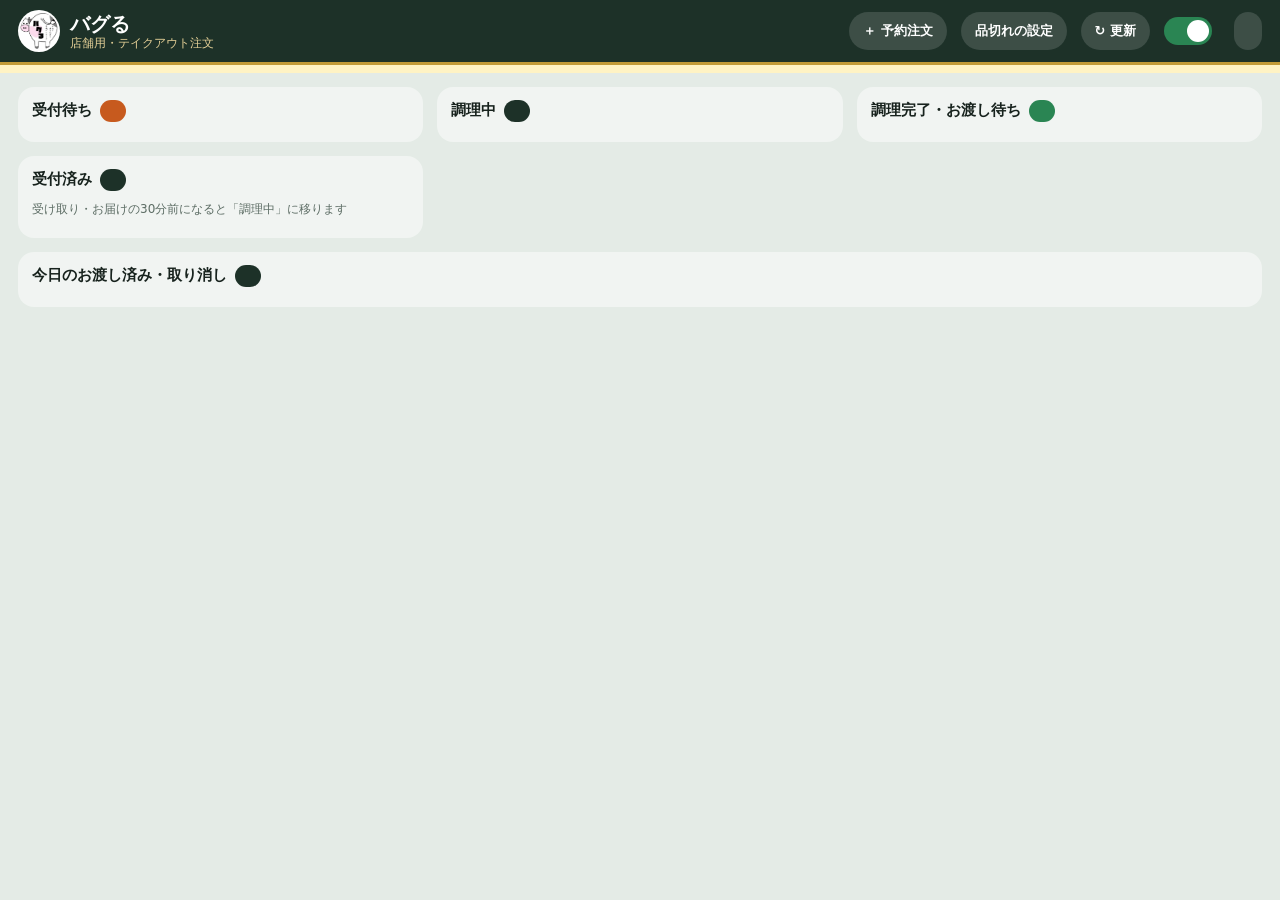
<file: index.html>
<!doctype html>
<html lang="ja">
<head>
<meta charset="utf-8">
<meta name="viewport" content="width=device-width, initial-scale=1">
<meta name="robots" content="noindex, nofollow">
<!-- お店用アプリの引っ越し（../お店用アプリの引っ越し.md）のあと、Order受付だけの公開先（◯◯.github.io/baguru-order/）の入口。order.html へ送るだけ。
     ★いまの公開先（公式アプリと同じ所）には出さない（道具/公開する.py の一覧に入っていない。出すと公式アプリの index.html を上書きする）。2026-11-05 引っ越しの準備 -->
<title>バグるOrder受付</title>
<script>location.replace('order.html' + location.search + location.hash);</script>
<meta http-equiv="refresh" content="0; url=order.html">
</head>
<body>
<p>お店の画面は <a href="order.html">order.html</a> です。</p>
</body>
</html>
</file>
<file: css/store.css>
/* =====================================================================
 *  お店の画面（タブレットを横にして使う想定。スマホでも1列で見られる）
 * ===================================================================== */

/* 色は、お店用のアイコン（深い緑の地に金）に合わせる。お客さまの公式アプリと、ひと目で見分けるため（2026-10-30 ko-dai さんの指示）。
   公式アプリは同じ日に、こげ茶・ピンクから、ホームページに寄せた炭の黒（#1f1916）・炭火の赤（#c7361d）・真鍮の金に変わった。緑の地なので今も見分けられる */
:root {
  --main: #1d3128;        /* 深い緑（上の帯・番号・ボタン）。アイコンの地の色 */
  --bg: #e4ebe6;          /* 画面の地（うすい緑がかった灰色） */
  --soft: #e6eee9;        /* 控えめなボタンの地 */
  --paper: #ffffff;
  --gold: #c29b38;        /* アイコンの金 */
  --gold-soft: #f4ecd4;
  --accent: #c75a1e;      /* 新しい注文・受け付ける（だいだい。目に入りやすく、白い字が読める濃さ） */
  --accent-soft: #fbe5d6;
  --ink: #17221d;
  --sub: #5d6d65;
  --line: #d3ddd6;
  --green: #2a8553;
  --green-soft: #e2f2e8;
  --blue: #2f6db3;
  --later: #5e3f96;       /* 明日より先の受け取り（カードの上の帯）。ほかの色と重ならない紫 */
  --red: #c23a3a;
  --red-soft: #fbe8e6;
}

* { box-sizing: border-box; }
body {
  margin: 0; background: var(--bg); color: var(--ink);
  font-family: "Hiragino Sans", "Hiragino Kaku Gothic ProN", "Noto Sans JP", "Yu Gothic", system-ui, sans-serif;
  font-size: 15px; line-height: 1.55;
}
button { font: inherit; cursor: pointer; border: 0; }
/* 続けて押したときに、画面が拡大されないようにする（2026-11-15 ko-dai さんの指示「連続で個数などをタップすると拡大されてしまうので、タップで拡大されるのを無くす」）。
   iPad・iPhone の Safari の「ダブルタップで拡大」を止める。2本指で広げる拡大と、上下に動かすのはそのまま（字が小さいときに使えるように）。
   ★窓（dialog）は画面のいちばん上に出るので、中の部品にも付ける */
html, body, button, input, select, textarea, label, a, dialog, .seg span, .p-tile { touch-action: manipulation; }

.s-top {
  position: sticky; top: 0; z-index: 10;
  display: flex; align-items: center; gap: 14px; flex-wrap: wrap;
  padding: calc(10px + env(safe-area-inset-top, 0px)) 18px 10px;
  background: var(--main); color: #fff; border-bottom: 3px solid var(--gold);
}
.s-brand { display: flex; align-items: center; gap: 10px; margin-right: auto; }
.s-brand img { width: 42px; height: 42px; border-radius: 50%; background: #fff; padding: 2px; object-fit: contain; }
.s-brand h1 { margin: 0; font-size: 20px; display: flex; flex-direction: column; line-height: 1.2; }
.s-brand small { font-size: 12px; font-weight: 500; color: #e3cf96; }
.s-accept { display: flex; align-items: center; gap: 8px; font-weight: 700; cursor: pointer; }
.s-accept input { position: absolute; opacity: 0; width: 1px; height: 1px; }
.s-accept:focus-within .sw { outline: 2px solid var(--gold); outline-offset: 2px; }
.sw { width: 48px; height: 28px; border-radius: 14px; background: var(--green); position: relative; transition: background .2s; }
.sw::after { content: ""; position: absolute; top: 3px; left: 23px; width: 22px; height: 22px; border-radius: 50%; background: #fff; transition: left .2s; }
.s-accept.off .sw { background: #7b8a82; }
.s-accept.off .sw::after { left: 3px; }
.s-accept.off span:last-child { color: #ffb3a8; }
.s-btn { height: 38px; padding: 0 14px; border-radius: 999px; background: rgba(255, 255, 255, .14); color: #fff; font-weight: 700; font-size: 13px; }
.s-btn.on { background: var(--gold); }
.s-btn.warn { background: var(--red); animation: blink 1s ease-in-out infinite; }
@keyframes blink { 50% { opacity: .55; } }

/* 即予約が入った知らせ（2026-11-06。予約ボードの帯と同じ色）。上の帯（s-top）の中のいちばん下に、横いっぱいで出す */
.quick-bar { flex-basis: 100%; order: 99; display: flex; align-items: center; gap: 12px; padding: 10px 12px; border-radius: 14px; background: #b5661c; color: #fff; box-shadow: 0 0 0 3px #f3c58f; }
.quick-bar[hidden] { display: none; }
.qb-mark { flex: none; width: 40px; height: 40px; border-radius: 50%; background: #fff; color: #b5661c; font-size: 22px; font-weight: 900; display: grid; place-items: center; animation: blink 1s ease-in-out infinite; }
.qb-text { flex: 1; min-width: 0; display: flex; flex-direction: column; line-height: 1.35; }
.qb-text b { font-size: 18px; }
.qb-text small { font-size: 12px; color: #fde9d3; }
.quick-bar button { flex: none; min-width: 96px; height: 48px; padding: 0 18px; border-radius: 24px; background: #fff; color: #b5661c; font-size: 18px; font-weight: 800; }
/* ネットからの当日の予約（2026-11-22）。即予約（オレンジ）と見分けられるよう紫 */
.quick-bar.rsv-bar { background: #6a4bb5; box-shadow: 0 0 0 3px #cbb8f0; }
.rsv-bar .qb-mark, .rsv-bar button { color: #6a4bb5; }
.rsv-bar .qb-text small { color: #ece4ff; }

/* 音を出せないあいだの「画面をタッチしてください」（画面いっぱい。どこを触っても音がオンになる。下のボタンは押されない） */
.sound-gate {
  position: fixed; inset: 0; z-index: 50; display: flex; flex-direction: column; align-items: center; justify-content: center; gap: 14px;
  background: rgba(18, 32, 25, .9); color: #fff; text-align: center; padding: 24px; line-height: 1.7;
}
.sound-gate[hidden] { display: none; }
.sound-gate .sg-icon { font-size: 72px; line-height: 1; animation: blink 1.2s ease-in-out infinite; }
.sound-gate b { font-size: clamp(20px, 6vw, 30px); }   /* スマホの幅でも1行に収める */
.sound-gate span:last-child { font-size: 15px; color: #d8e5dc; }

/* 上の細い帯：試作（黄）・受け口から読めている（緑）・読めない（赤。注文が届いていないかもしれない） */
.net-bar { font-size: 12px; text-align: center; padding: 4px 12px; }
.net-bar.demo { background: #fff3c4; color: #6b5200; }
.net-bar.ok { background: var(--green-soft); color: #1f6440; }
.net-bar.ng { background: var(--red); color: #fff; font-size: 14px; font-weight: 700; padding: 8px 12px; }

/* 合言葉の画面（受け口につないだとき。音の「画面をタッチ」より上に出す） */
.pin-gate {
  position: fixed; inset: 0; z-index: 60; display: flex; flex-direction: column; align-items: center; justify-content: center; gap: 12px;
  background: var(--main); color: #fff; text-align: center; padding: 24px;
}
.pin-gate[hidden] { display: none; }
.pin-gate img { width: 88px; height: 88px; border-radius: 22px; }
.pin-gate b { font-size: 22px; }
.pin-gate span { font-size: 14px; color: #d8e5dc; max-width: 26em; }
.pin-gate input { width: min(280px, 100%); height: 50px; border-radius: 12px; border: 2px solid var(--gold); padding: 0 14px; font: inherit; font-size: 20px; text-align: center; }
.pin-gate .b-main { flex: none; width: min(280px, 100%); background: var(--gold); color: var(--main); }
.pin-err { margin: 0; color: #ffb3a8; font-weight: 700; }
.pin-err[hidden], .pin-home[hidden] { display: none; }
.pin-home { margin-top: 8px; background: none; color: #e3cf96; font-weight: 700; text-decoration: underline; padding: 6px 10px; }

.board { display: grid; grid-template-columns: repeat(3, 1fr); gap: 14px; padding: 14px 18px; align-items: start; }
.col, .past, .booked { background: rgba(255, 255, 255, .45); border-radius: 16px; padding: 10px; }
.col h2, .past h2, .booked h2 { margin: 2px 4px 10px; font-size: 15px; display: flex; align-items: center; gap: 8px; }
.n { min-width: 26px; height: 22px; padding: 0 8px; border-radius: 11px; background: var(--main); color: #fff; font-size: 13px; display: grid; place-items: center; }
.col[data-col="new"] .n { background: var(--accent); }
.col[data-col="ready"] .n { background: var(--green); }
.list { display: flex; flex-direction: column; gap: 10px; }
.none { color: var(--sub); text-align: center; font-size: 13px; margin: 18px 0; }

/* 1列目：受付待ちと、その下に受付済み（2026-10-30 ko-dai さんの指示） */
.stack { display: flex; flex-direction: column; gap: 14px; min-width: 0; }
/* 受付済み（調理を始める前）。受け取りの30分前を過ぎると「調理中」に移る */
.booked h2 { flex-wrap: wrap; }
.booked h2 small { font-size: 12px; font-weight: 500; color: var(--sub); }

.past { margin: 0 18px 30px; }
.past .list { display: grid; grid-template-columns: repeat(auto-fill, minmax(280px, 1fr)); }
.past .card { opacity: .75; }

.card { background: var(--paper); border-radius: 14px; padding: 12px 14px; border: 2px solid transparent; box-shadow: 0 1px 2px rgba(15, 40, 28, .1); }
.card.fresh { border-color: var(--accent); animation: glow 1s ease-in-out 4; }
/* 受付済みから調理中に移ったばかりの注文（「調理開始」の札と一緒に、1分のあいだ光る） */
.card.cook-now { border-color: var(--gold); animation: cook-glow 1.2s ease-in-out infinite; }
@keyframes cook-glow { 50% { background: var(--gold-soft); } }
/* カードのいちばん上の帯：本日の受け取りか、明日より先か（2026-10-30 ko-dai さんの指示。注文が入ったときに、ひと目でわかるように）。
   明日より先は、すぐ作らない注文なので、濃い紫で目立たせる */
.c-day { margin: -12px -14px 10px; padding: 5px 14px; border-radius: 12px 12px 0 0; font-size: 15px; font-weight: 800; letter-spacing: .02em; }
.c-day.today { background: var(--green-soft); color: #1f6440; }
.c-day.later { background: var(--later); color: #fff; }
.card.late .c-time em { background: var(--red); color: #fff; }
@keyframes glow { 50% { background: var(--accent-soft); } }
.c-top { display: flex; align-items: center; gap: 12px; }
.c-no { font-size: 30px; font-weight: 800; color: var(--main); letter-spacing: .04em; font-variant-numeric: tabular-nums; }
.c-time { margin-left: auto; text-align: right; display: flex; flex-direction: column; line-height: 1.25; }
.c-time small { color: var(--sub); font-size: 12px; }
.c-time b { font-size: 24px; font-variant-numeric: tabular-nums; }
.c-time em { font-style: normal; font-size: 12px; font-weight: 700; align-self: flex-end; background: var(--gold-soft); color: #8a6418; padding: 0 8px; border-radius: 999px; }
.c-who { display: flex; align-items: baseline; justify-content: space-between; gap: 8px; margin: 6px 0 8px; padding-bottom: 8px; border-bottom: 1px dashed var(--line); }
.c-who a { color: var(--blue); font-size: 14px; }
.c-lines { list-style: none; margin: 0; padding: 0; }
.c-lines li { display: grid; grid-template-columns: 1fr auto; padding: 4px 0; }
.c-lines .q { font-weight: 800; font-size: 17px; color: var(--accent); }
/* お客様が選んだもの（ご飯大盛り・セットなど）。作る人が見落とさないよう、1つずつ枠に入れて太く出す（2026-11-01 ko-dai さんの指示） */
.c-opts { grid-column: 1 / -1; display: flex; flex-wrap: wrap; gap: 4px; margin-top: 4px; }
.c-opts span { padding: 1px 8px; border-radius: 7px; border: 1.5px solid var(--main); background: var(--soft); color: var(--main); font-size: 15px; font-weight: 800; line-height: 1.45; }
/* カトラリーの有無（2026-11-01 ko-dai さんの指示）。付ける＝濃い緑の地、付けない＝赤の枠。入れ間違えないよう、1行まるごと使う */
.c-cut { margin: 8px 0 0; padding: 6px 10px; border-radius: 8px; font-size: 15px; font-weight: 800; text-align: center; }
.c-cut.yes { background: var(--main); color: #fff; }
.c-cut.no { background: var(--red-soft); color: var(--red); border: 2px solid var(--red); }
.c-memo { margin: 8px 0 0; padding: 6px 10px; border-radius: 8px; background: var(--gold-soft); font-size: 13.5px; font-weight: 600; }
.c-sum { display: flex; justify-content: space-between; align-items: baseline; margin-top: 8px; padding-top: 8px; border-top: 1px solid var(--line); }
.c-sum span { font-size: 12px; color: var(--sub); }
.c-sum b { font-size: 18px; }
.c-cancel { margin: 8px 0 0; color: var(--red); font-weight: 700; font-size: 13px; }
.c-check { margin: 8px 0 0; padding: 6px 10px; border-radius: 8px; background: var(--red); color: #fff; font-size: 14px; font-weight: 800; }   /* 値段・食数がメニューと合わない注文 */
.c-msg { margin: 8px 0 0; padding: 6px 10px; border-radius: 8px; background: var(--green-soft); font-size: 13px; }
.c-btns { display: flex; flex-wrap: wrap; gap: 8px; margin-top: 10px; }
.c-btns:empty { display: none; }
.c-btns button { white-space: nowrap; }   /* 「調理完了」などの字を2行に割らない（2026-11-02 ko-dai さんの指示）。入りきらないときは、大きいボタンが下の段に回る */
.b-main { flex: 1; height: 46px; border-radius: 12px; color: #fff; font-weight: 800; font-size: 16px; background: var(--main); }
.b-accepted { background: var(--accent); }
.b-ready { background: var(--green); }
.b-done { background: var(--main); }
.b-sub { height: 46px; padding: 0 14px; border-radius: 12px; background: var(--soft); color: var(--main); font-weight: 700; }
.b-sub.danger { color: var(--red); background: var(--red-soft); }
.b-main:disabled, .b-sub:disabled { opacity: .5; cursor: default; }
.b-decline { background: var(--red); }
/* 予約注文の「内容を直す」（2026-11-15）。★1行に収める（ko-dai さんの指示。前の「✎ 内容を直す（配達に変えるなど）」は iPad で2行になった）。
   字は「✎ 内容を直す・配達に変える」（配達の注文は「✎ 内容を直す」）。それでも入らない狭い画面では字を小さくし、最後は「…」で切る */
.b-edit { width: 100%; height: 40px; margin-top: 8px; padding: 0 8px; border-radius: 10px; background: #e7eefb; color: #2f5fa3; font-weight: 800; white-space: nowrap; overflow: hidden; text-overflow: ellipsis; }
@media (min-width: 901px) and (max-width: 1100px) { .b-edit { font-size: 14px; } }
.b-time { width: 100%; height: 42px; margin-top: 8px; border-radius: 10px; background: var(--gold-soft); color: #6b4e10; font-weight: 800; }   /* できしだいの注文の、時間の調整 */

/* 配達・大量注文の申請 */
.reqs { margin: 14px 18px 0; padding: 10px; border-radius: 16px; background: #e7eefb; border: 2px solid #9fb8e3; }
.reqs h2 { margin: 2px 4px 10px; font-size: 15px; display: flex; align-items: center; gap: 8px; flex-wrap: wrap; color: #2f5fa3; }
.reqs h2 small { font-size: 12px; font-weight: 500; color: var(--sub); }
.reqs .list { display: grid; grid-template-columns: repeat(auto-fill, minmax(300px, 1fr)); gap: 10px; }
.c-time b i { font-style: normal; font-size: 13px; margin-left: 2px; }
.c-tags { display: flex; gap: 6px; flex-wrap: wrap; margin-top: 6px; }
.c-kind { white-space: nowrap; align-self: center; font-size: 12px; font-weight: 800; padding: 2px 10px; border-radius: 999px; background: #e7eefb; color: #2f5fa3; }
.c-kind.k-delivery { background: #2f5fa3; color: #fff; }
.c-kind.k-asap { background: var(--gold-soft); color: #8a6418; }
.c-kind.k-ask { background: var(--red-soft); color: var(--red); }
.c-addr { margin: 8px 0 0; padding: 6px 10px; border-radius: 8px; background: #eef3fb; font-size: 13.5px; font-weight: 600; }
.c-addr a { margin-left: 8px; color: var(--blue); font-weight: 700; }
.b-approve { background: #2f5fa3; }
.c-kind.k-route { background: var(--gold-soft); color: #6b4e10; }   /* 電話・店頭で入れた注文 */
.c-kind.k-cook { background: var(--gold); color: var(--main); }     /* 受付済みから調理中に移ったばかり */

/* 窓（申請の返事・電話の注文） */
.dlg { width: min(440px, calc(100% - 32px)); max-height: calc(100% - 32px); border: 0; border-radius: 18px; padding: 18px; color: var(--ink); background: var(--paper); }
.dlg.wide { width: min(620px, calc(100% - 32px)); }
.dlg::backdrop { background: rgba(18, 32, 25, .55); }
.dlg h3 { margin: 0 0 6px; font-size: 18px; color: var(--main); }
.f-note { margin: 0 0 12px; color: var(--sub); font-size: 13.5px; }
.f-note[hidden] { display: none; }
.f-field { display: flex; flex-direction: column; gap: 4px; margin: 0 0 12px; font-size: 13px; font-weight: 700; }
.f-field[hidden] { display: none; }
.f-field small { font-weight: 500; color: var(--sub); font-size: 12px; }
.dlg input:not([type=radio]):not([type=checkbox]), .dlg select, .dlg textarea {
  font: inherit; font-size: 16px; font-weight: 500; padding: 8px 10px; border-radius: 10px; border: 1px solid var(--line); background: #fff; color: var(--ink); width: 100%;
}
.dlg textarea { resize: vertical; }
.f-grid { display: grid; grid-template-columns: 1fr 1fr; gap: 0 12px; }
.f-grid[hidden] { display: none; }
.seg { display: flex; gap: 6px; margin: 0 0 12px; }
.seg label { flex: 1; }
.seg input { position: absolute; opacity: 0; width: 1px; height: 1px; }
.seg span { display: block; text-align: center; padding: 8px 6px; border-radius: 10px; background: var(--soft); color: var(--main); font-weight: 700; cursor: pointer; }
.seg input:checked + span { background: var(--main); color: #fff; }
.seg input:focus-visible + span { outline: 2px solid var(--gold); outline-offset: 2px; }
.f-item { border: 1px solid var(--line); border-radius: 12px; padding: 8px 12px 12px; margin: 0 0 10px; }
.f-item legend { font-size: 13px; font-weight: 700; padding: 0 4px; }
.f-opt { display: flex; flex-direction: column; gap: 4px; margin-top: 8px; font-size: 13px; font-weight: 700; }
.f-checks { display: flex; flex-wrap: wrap; gap: 4px 14px; font-weight: 500; font-size: 14px; }
.f-checks label { display: flex; align-items: center; gap: 4px; }
.f-add { display: flex; align-items: center; gap: 10px; margin-top: 10px; }
.f-qty { display: flex; align-items: center; gap: 8px; font-size: 13px; font-weight: 700; }
/* ＋と−のボタン（2026-11-15 ko-dai さんの指示。予約注文の窓の数・追加カラアゲの数・入れた品物の数） */
.qty-step { display: inline-flex; align-items: center; gap: 6px; }
.st-btn { flex: none; width: 44px; height: 44px; border-radius: 50%; background: var(--main); color: #fff; font-size: 24px; font-weight: 800; line-height: 1; display: grid; place-items: center; }
.st-btn:disabled { background: var(--line); cursor: default; }
.st-btn.sm { width: 34px; height: 34px; font-size: 20px; }
.dlg .f-qty input { width: 58px; padding: 6px 4px; text-align: center; font-size: 20px; font-weight: 800; -moz-appearance: textfield; appearance: textfield; }
.dlg .f-qty input::-webkit-inner-spin-button, .dlg .f-qty input::-webkit-outer-spin-button { -webkit-appearance: none; margin: 0; }
.st-val { min-width: 128px; text-align: center; font-size: 15px; font-weight: 800; }
.p-q { display: inline-flex; align-items: center; gap: 6px; }
#pCutSeg { margin-bottom: 8px; }
/* 予約注文の配達（2026-11-15 ko-dai さんの指示） */
#pKindSeg { margin-bottom: 14px; }
#pKindSeg span { padding: 12px 6px; font-size: 16px; }
#pKindSeg input[value="delivery"]:checked + span { background: #2f5fa3; }
#pDeliv { margin: 0 0 12px; padding: 10px 12px 2px; border-radius: 12px; background: #eef4fc; border: 1.5px solid #9fb8e3; }
#pDeliv[hidden] { display: none; }
#pRcptSeg { margin-bottom: 8px; }
#pFeeSeg { margin-bottom: 8px; }
/* 予約注文の時刻：「時」と「分（5分きざみ）」（2026-11-20） */
.hm-pick { display: flex; align-items: center; gap: 6px; }
.dlg .hm-pick select { flex: 1; min-width: 0; }
.hm-pick b { font-size: 18px; }
#pFeeRow { margin-bottom: 12px; }
.dlg .f-qty #pFeeN { width: 96px; }
.fee-sum { margin: -6px 0 12px; text-align: right; color: #2f5fa3; font-weight: 700; }
.fee-sum[hidden] { display: none; }
.rcpt-row { display: flex; align-items: center; gap: 10px; flex-wrap: wrap; }
.rcpt-row[hidden] { display: none; }
.rcpt-row input[type=text], .dlg .rcpt-row #pRcptTo { flex: 1 1 200px; width: auto; }
.dlg .rcpt-row #pRcptTo:disabled { background: var(--soft); color: var(--sub); }
.rcpt-later { display: flex; align-items: center; gap: 6px; font-weight: 700; font-size: 14px; white-space: nowrap; }
.rcpt-later input { width: 20px; height: 20px; }
/* 配達の注文のカード（2026-11-15 ko-dai さんの指示「受付済みに入ったとき色分けと配達の文字が入るように」）。どの列でも、青みの地と左の青い線 */
.card.is-delivery { background: #eef4fc; box-shadow: inset 6px 0 0 #2f5fa3, 0 1px 2px rgba(15, 40, 28, .1); }
.c-rcpt { margin: 8px 0 0; padding: 5px 10px; border-radius: 8px; background: #fff8e6; color: #6b4e10; font-size: 13.5px; font-weight: 700; }
.c-rcpt.no { background: var(--soft); color: var(--sub); font-weight: 600; }
/* 予約注文の品物のボタン（2026-11-15 ko-dai さんの指示。USEN のハンディのように）。右上の丸は入れた数、「›」はサブメニューが出る品物 */
.dlg.p-dlg { width: min(900px, calc(100% - 24px)); }
.p-tiles { display: flex; flex-direction: column; gap: 10px; }
.p-cat h5 { margin: 0 0 5px; font-size: 12px; color: var(--sub); }
.p-grid { display: grid; grid-template-columns: repeat(auto-fill, minmax(118px, 1fr)); gap: 8px; }
.p-tile { position: relative; min-height: 66px; padding: 8px 18px 8px 8px; border-radius: 10px; background: #fff; border: 1.5px solid var(--line); color: var(--ink); font-size: 14px; font-weight: 800; line-height: 1.3; display: flex; flex-direction: column; align-items: center; justify-content: center; gap: 2px; text-align: center; }
.p-tile b { font-weight: 800; }
.p-tile small { font-size: 12px; font-weight: 600; color: var(--sub); }
.p-tile .more { position: absolute; right: 6px; top: 50%; transform: translateY(-50%); font-style: normal; font-size: 22px; color: var(--sub); }
.p-tile .badge { position: absolute; top: -8px; right: -6px; min-width: 26px; height: 26px; padding: 0 7px; border-radius: 13px; background: var(--accent); color: #fff; font-style: normal; font-size: 14px; font-weight: 800; display: grid; place-items: center; }
.p-tile.has { border-color: var(--accent); background: var(--accent-soft); }
.p-tile.sold { background: var(--soft); color: var(--sub); cursor: default; }
.p-tile.sold b { text-decoration: line-through; }
.p-tile:active:not(:disabled) { transform: scale(.97); }
/* サブメニューの選ぶもの（ボタン） */
.opt-seg { flex-wrap: wrap; margin: 0; }
.opt-seg label { flex: 1 1 auto; min-width: 96px; }
.opt-seg span { padding: 10px 8px; line-height: 1.3; }
.opt-seg small { display: block; font-size: 11.5px; font-weight: 600; opacity: .85; }
.opt-seg input:disabled + span { opacity: .45; cursor: default; text-decoration: line-through; }
.sub-qty { margin: 14px 0 12px; }
.f-qty[hidden] { display: none; }
.f-add .b-sub { flex: 1; background: var(--main); color: #fff; }
.p-lines { list-style: none; margin: 0 0 6px; padding: 0; }
.p-lines li { display: grid; grid-template-columns: 1fr auto auto auto; align-items: center; gap: 2px 10px; padding: 6px 0; border-bottom: 1px dashed var(--line); }
.p-lines li.none { display: block; color: var(--sub); text-align: center; font-size: 13px; border: 0; }
.p-lines .q { font-weight: 800; color: var(--accent); }
.p-lines small { grid-column: 1 / -1; color: var(--sub); font-size: 13px; }
.p-del { width: 32px; height: 32px; border-radius: 50%; background: var(--red-soft); color: var(--red); font-weight: 800; }
.f-total { display: flex; justify-content: space-between; align-items: baseline; margin: 0 0 12px; }
.f-total span { font-size: 12px; color: var(--sub); }
.f-total b { font-size: 20px; }
.dlg-err { margin: 0 0 10px; padding: 8px 10px; border-radius: 10px; background: var(--red-soft); color: var(--red); font-weight: 700; font-size: 13.5px; }
.dlg-err[hidden] { display: none; }
.dlg-btns { display: flex; gap: 8px; }

/* 品切れの設定（2026-11-08）。上のボタンは、品切れにしているものがあると赤くなる */
.s-btn.sold-on { background: var(--red); }
.sold-list { display: flex; flex-direction: column; gap: 14px; margin: 0 0 12px; }
.sold-sec h4 { margin: 0 0 6px; font-size: 14px; color: var(--main); }
.sold-rows { display: grid; grid-template-columns: repeat(auto-fill, minmax(250px, 1fr)); gap: 6px; }
.sold-row { display: flex; align-items: center; justify-content: space-between; gap: 8px; min-height: 48px; padding: 6px 8px 6px 12px; border-radius: 12px; background: var(--soft); color: var(--ink); text-align: left; font-weight: 700; line-height: 1.35; }
.sold-row b { flex: none; padding: 4px 12px; border-radius: 999px; background: #fff; color: var(--green); border: 2px solid var(--green); font-size: 13px; }
.sold-row.out { background: var(--red-soft); color: var(--red); }
.sold-row.out b { background: var(--red); color: #fff; border-color: var(--red); }
.sold-row:disabled { opacity: .6; cursor: default; }

/* できあがり時間の調整 */
.t-at { margin: 0 0 12px; text-align: center; }
.t-at b { font-size: 46px; line-height: 1.1; color: var(--main); font-variant-numeric: tabular-nums; }
.t-at span { margin-left: 2px; font-size: 18px; font-weight: 700; }
.t-at small { display: block; color: var(--sub); font-size: 14px; }
.t-btns { display: grid; grid-template-columns: repeat(3, 1fr); gap: 6px; margin: 0 0 12px; }
.t-btns button { height: 48px; border-radius: 10px; background: var(--soft); color: var(--main); font-weight: 800; font-size: 17px; font-variant-numeric: tabular-nums; }
.t-btns button:disabled { opacity: .4; cursor: default; }

@media (max-width: 520px) {
  .f-grid { grid-template-columns: 1fr; }
  /* 即予約の帯：スマホでは小さめに（上の帯は止まったままなので、下の注文が見える場所を残す） */
  .quick-bar { gap: 8px; padding: 8px 10px; }
  .qb-mark { width: 32px; height: 32px; font-size: 18px; }
  .qb-text b { font-size: 15px; }
  .qb-text small { font-size: 11px; }
  .quick-bar button { min-width: 64px; height: 42px; padding: 0 12px; font-size: 16px; }
}

@media (max-width: 900px) {
  .board { grid-template-columns: 1fr; }
  .s-brand { width: 100%; }
}

/* 3列でいちばん狭いところ（列の幅が約230〜280px）。カードの下のボタンを1段に収める */
@media (min-width: 901px) and (max-width: 1100px) {
  .c-btns { gap: 6px; }
  .c-btns .b-sub { padding: 0 10px; }
  .c-btns .b-main { padding: 0 4px; font-size: 15px; }
}
</file>
